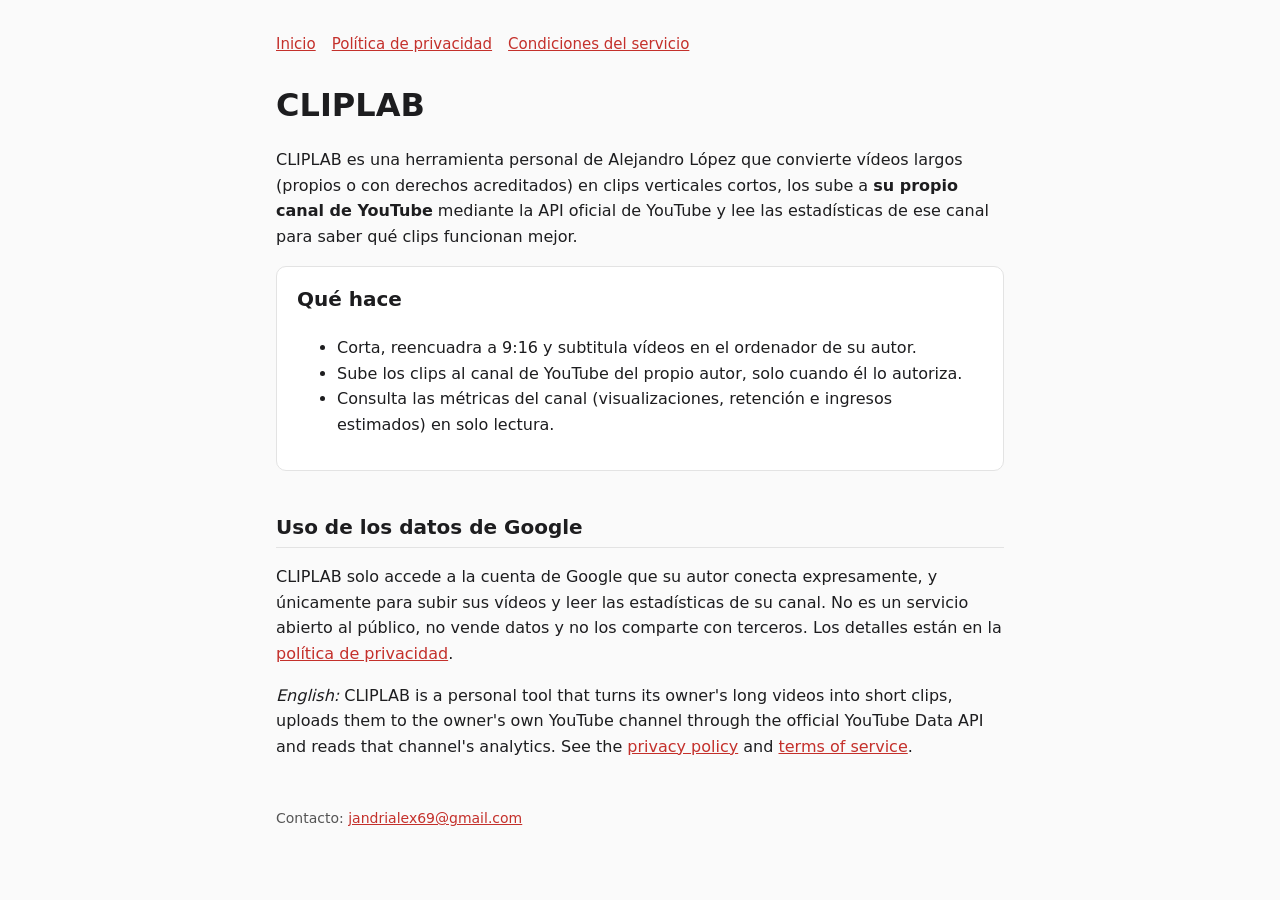
<file: index.html>
<!doctype html>
<html lang="es">
<head>
<meta charset="utf-8">
<meta name="viewport" content="width=device-width,initial-scale=1">
<title>CLIPLAB</title>
<meta name="description" content="CLIPLAB: herramienta personal para crear clips cortos de vídeos propios o autorizados y publicarlos en el canal de YouTube de su autor.">
<link rel="stylesheet" href="style.css">
</head>
<body>
<main>
<nav><a href="index.html">Inicio</a><a href="privacy.html">Política de privacidad</a><a href="terms.html">Condiciones del servicio</a></nav>
<h1>CLIPLAB</h1>
<p>CLIPLAB es una herramienta personal de Alejandro López que convierte vídeos largos (propios o con derechos acreditados) en clips verticales cortos, los sube a <strong>su propio canal de YouTube</strong> mediante la API oficial de YouTube y lee las estadísticas de ese canal para saber qué clips funcionan mejor.</p>

<div class="card">
<h2 style="margin-top:0;border:0">Qué hace</h2>
<ul>
<li>Corta, reencuadra a 9:16 y subtitula vídeos en el ordenador de su autor.</li>
<li>Sube los clips al canal de YouTube del propio autor, solo cuando él lo autoriza.</li>
<li>Consulta las métricas del canal (visualizaciones, retención e ingresos estimados) en solo lectura.</li>
</ul>
</div>

<h2>Uso de los datos de Google</h2>
<p>CLIPLAB solo accede a la cuenta de Google que su autor conecta expresamente, y únicamente para subir sus vídeos y leer las estadísticas de su canal. No es un servicio abierto al público, no vende datos y no los comparte con terceros. Los detalles están en la <a href="privacy.html">política de privacidad</a>.</p>

<p><em>English:</em> CLIPLAB is a personal tool that turns its owner's long videos into short clips, uploads them to the owner's own YouTube channel through the official YouTube Data API and reads that channel's analytics. See the <a href="privacy.html">privacy policy</a> and <a href="terms.html">terms of service</a>.</p>

<footer>Contacto: <a href="mailto:jandrialex69@gmail.com">jandrialex69@gmail.com</a></footer>
</main>
</body>
</html>
</file>
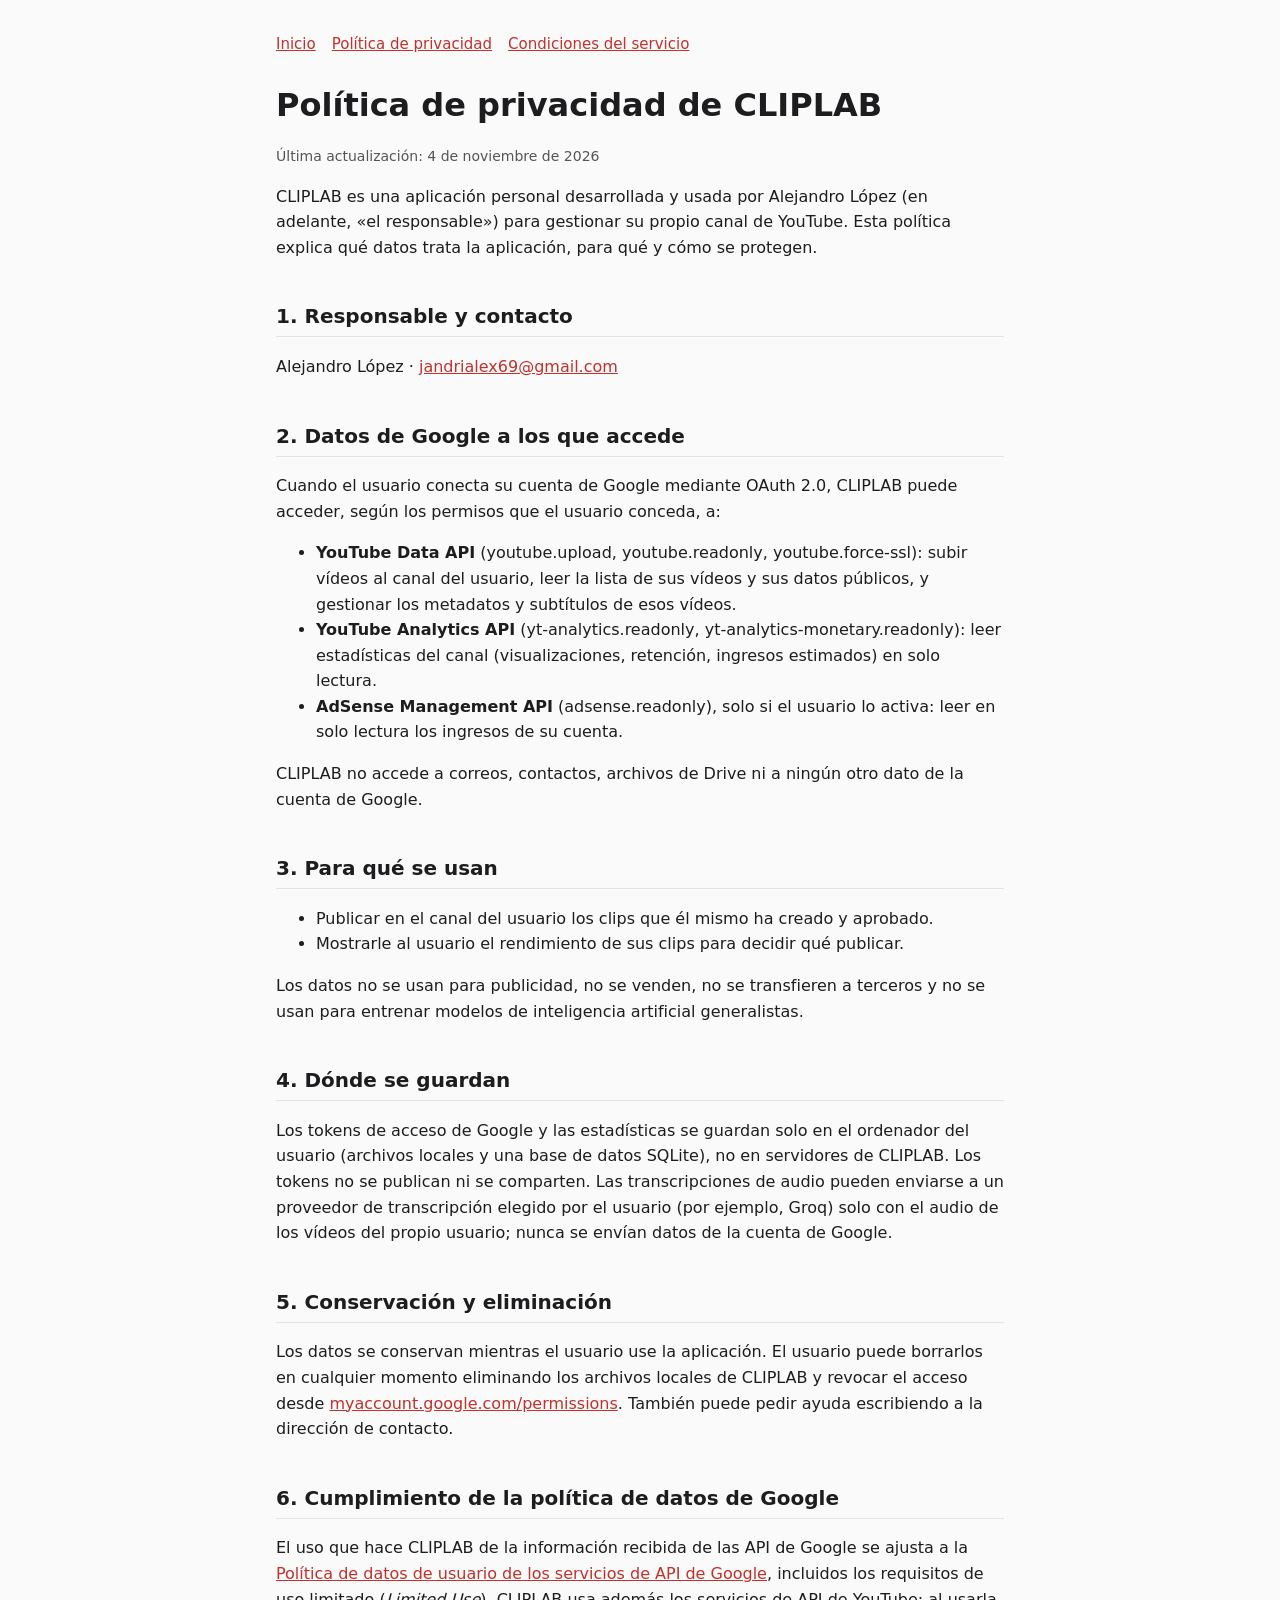
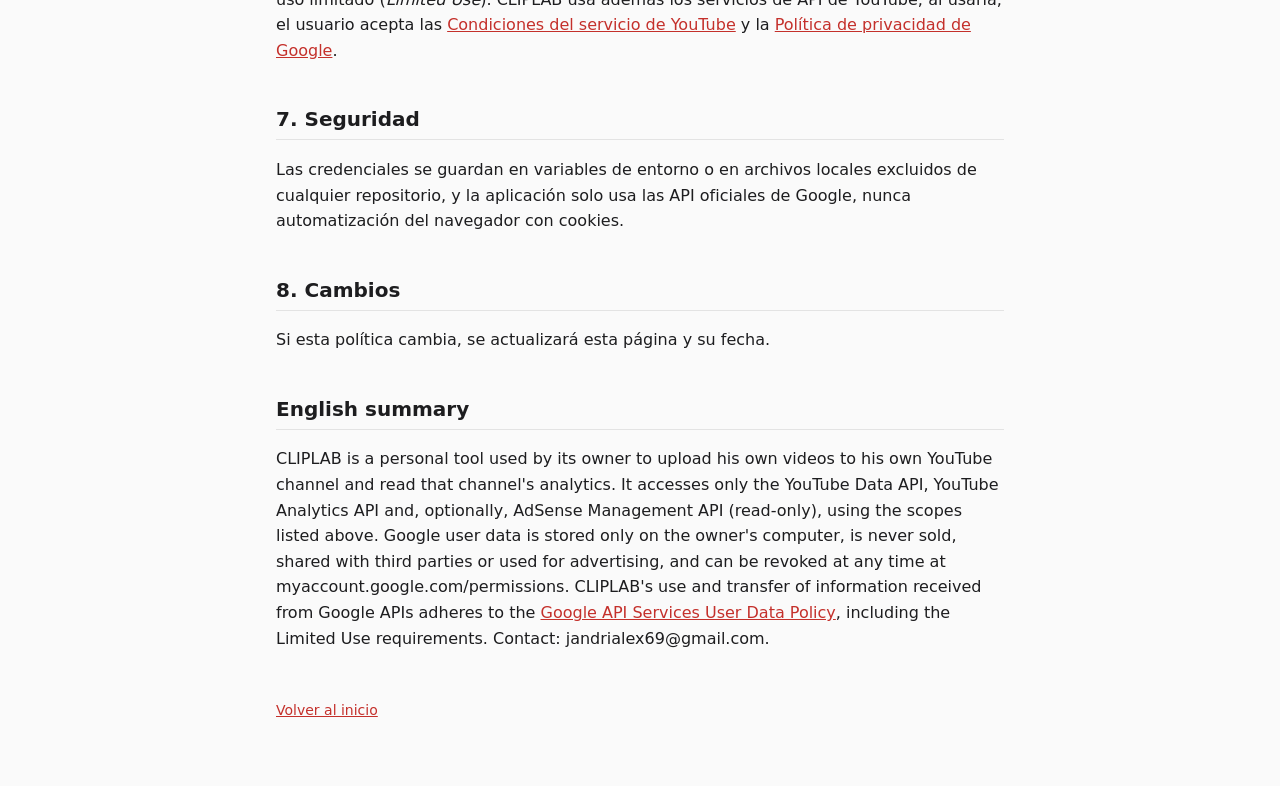
<file: privacy.html>
<!doctype html>
<html lang="es">
<head>
<meta charset="utf-8">
<meta name="viewport" content="width=device-width,initial-scale=1">
<title>Privacidad de CLIPLAB</title>
<meta name="description" content="Política de privacidad de CLIPLAB.">
<link rel="stylesheet" href="style.css">
</head>
<body>
<main>
<nav><a href="index.html">Inicio</a><a href="privacy.html">Política de privacidad</a><a href="terms.html">Condiciones del servicio</a></nav>
<h1>Política de privacidad de CLIPLAB</h1>
<p class="muted">Última actualización: 4 de noviembre de 2026</p>

<p>CLIPLAB es una aplicación personal desarrollada y usada por Alejandro López (en adelante, «el responsable») para gestionar su propio canal de YouTube. Esta política explica qué datos trata la aplicación, para qué y cómo se protegen.</p>

<h2>1. Responsable y contacto</h2>
<p>Alejandro López · <a href="mailto:jandrialex69@gmail.com">jandrialex69@gmail.com</a></p>

<h2>2. Datos de Google a los que accede</h2>
<p>Cuando el usuario conecta su cuenta de Google mediante OAuth 2.0, CLIPLAB puede acceder, según los permisos que el usuario conceda, a:</p>
<ul>
<li><strong>YouTube Data API</strong> (youtube.upload, youtube.readonly, youtube.force-ssl): subir vídeos al canal del usuario, leer la lista de sus vídeos y sus datos públicos, y gestionar los metadatos y subtítulos de esos vídeos.</li>
<li><strong>YouTube Analytics API</strong> (yt-analytics.readonly, yt-analytics-monetary.readonly): leer estadísticas del canal (visualizaciones, retención, ingresos estimados) en solo lectura.</li>
<li><strong>AdSense Management API</strong> (adsense.readonly), solo si el usuario lo activa: leer en solo lectura los ingresos de su cuenta.</li>
</ul>
<p>CLIPLAB no accede a correos, contactos, archivos de Drive ni a ningún otro dato de la cuenta de Google.</p>

<h2>3. Para qué se usan</h2>
<ul>
<li>Publicar en el canal del usuario los clips que él mismo ha creado y aprobado.</li>
<li>Mostrarle al usuario el rendimiento de sus clips para decidir qué publicar.</li>
</ul>
<p>Los datos no se usan para publicidad, no se venden, no se transfieren a terceros y no se usan para entrenar modelos de inteligencia artificial generalistas.</p>

<h2>4. Dónde se guardan</h2>
<p>Los tokens de acceso de Google y las estadísticas se guardan solo en el ordenador del usuario (archivos locales y una base de datos SQLite), no en servidores de CLIPLAB. Los tokens no se publican ni se comparten. Las transcripciones de audio pueden enviarse a un proveedor de transcripción elegido por el usuario (por ejemplo, Groq) solo con el audio de los vídeos del propio usuario; nunca se envían datos de la cuenta de Google.</p>

<h2>5. Conservación y eliminación</h2>
<p>Los datos se conservan mientras el usuario use la aplicación. El usuario puede borrarlos en cualquier momento eliminando los archivos locales de CLIPLAB y revocar el acceso desde <a href="https://myaccount.google.com/permissions">myaccount.google.com/permissions</a>. También puede pedir ayuda escribiendo a la dirección de contacto.</p>

<h2>6. Cumplimiento de la política de datos de Google</h2>
<p>El uso que hace CLIPLAB de la información recibida de las API de Google se ajusta a la <a href="https://developers.google.com/terms/api-services-user-data-policy">Política de datos de usuario de los servicios de API de Google</a>, incluidos los requisitos de uso limitado (<em>Limited Use</em>). CLIPLAB usa además los servicios de API de YouTube; al usarla, el usuario acepta las <a href="https://www.youtube.com/t/terms">Condiciones del servicio de YouTube</a> y la <a href="https://policies.google.com/privacy">Política de privacidad de Google</a>.</p>

<h2>7. Seguridad</h2>
<p>Las credenciales se guardan en variables de entorno o en archivos locales excluidos de cualquier repositorio, y la aplicación solo usa las API oficiales de Google, nunca automatización del navegador con cookies.</p>

<h2>8. Cambios</h2>
<p>Si esta política cambia, se actualizará esta página y su fecha.</p>

<h2>English summary</h2>
<p>CLIPLAB is a personal tool used by its owner to upload his own videos to his own YouTube channel and read that channel's analytics. It accesses only the YouTube Data API, YouTube Analytics API and, optionally, AdSense Management API (read-only), using the scopes listed above. Google user data is stored only on the owner's computer, is never sold, shared with third parties or used for advertising, and can be revoked at any time at myaccount.google.com/permissions. CLIPLAB's use and transfer of information received from Google APIs adheres to the <a href="https://developers.google.com/terms/api-services-user-data-policy">Google API Services User Data Policy</a>, including the Limited Use requirements. Contact: jandrialex69@gmail.com.</p>

<footer><a href="index.html">Volver al inicio</a></footer>
</main>
</body>
</html>
</file>
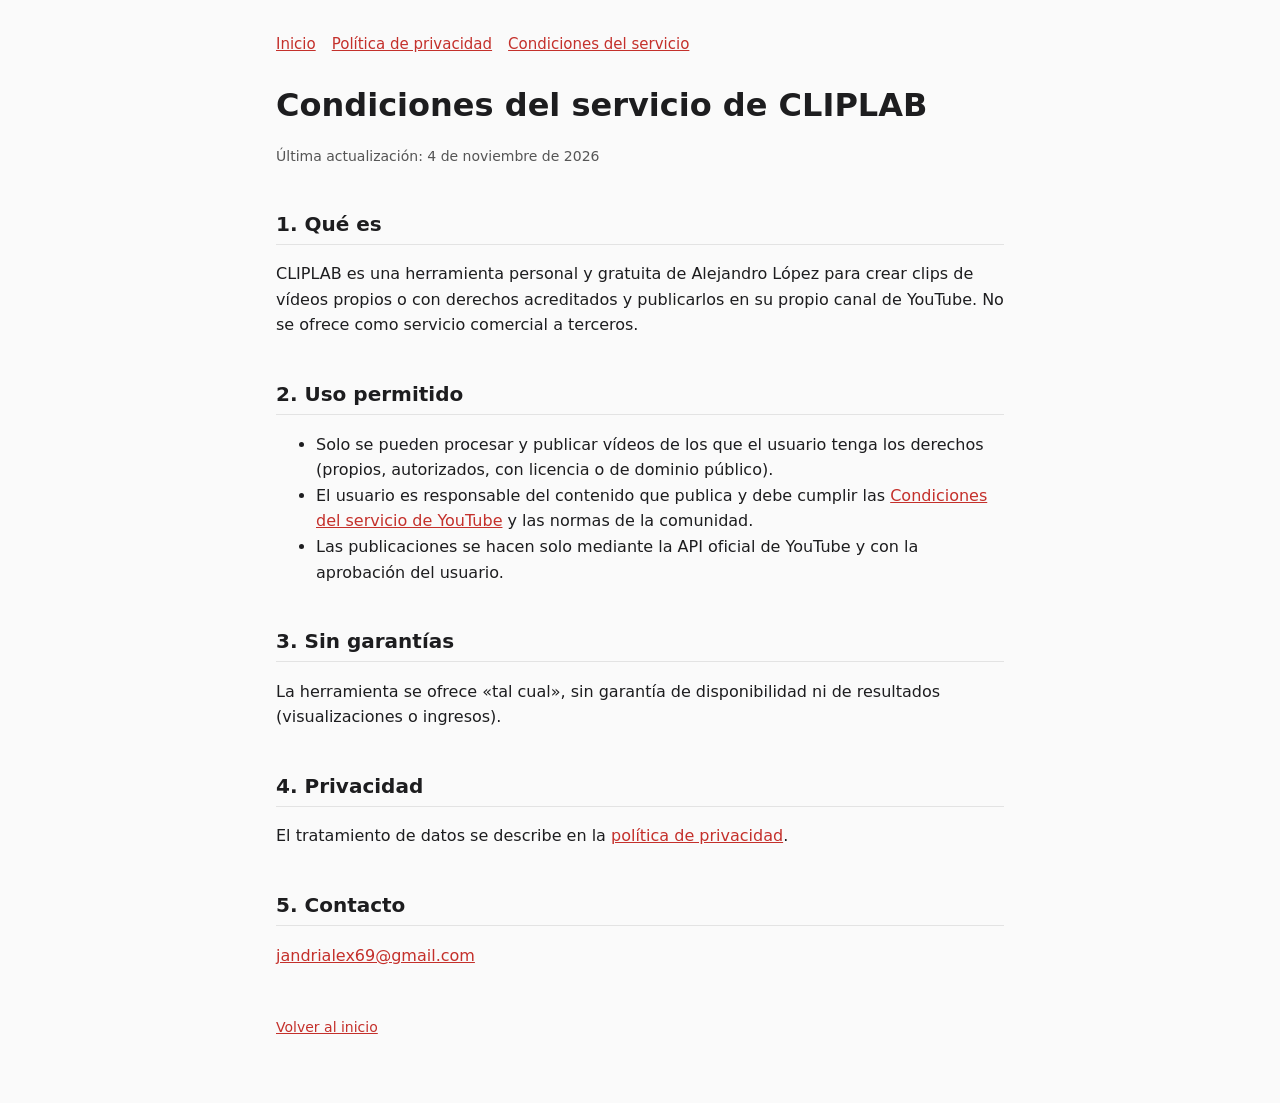
<file: terms.html>
<!doctype html>
<html lang="es">
<head>
<meta charset="utf-8">
<meta name="viewport" content="width=device-width,initial-scale=1">
<title>Condiciones de CLIPLAB</title>
<meta name="description" content="Condiciones del servicio de CLIPLAB.">
<link rel="stylesheet" href="style.css">
</head>
<body>
<main>
<nav><a href="index.html">Inicio</a><a href="privacy.html">Política de privacidad</a><a href="terms.html">Condiciones del servicio</a></nav>
<h1>Condiciones del servicio de CLIPLAB</h1>
<p class="muted">Última actualización: 4 de noviembre de 2026</p>

<h2>1. Qué es</h2>
<p>CLIPLAB es una herramienta personal y gratuita de Alejandro López para crear clips de vídeos propios o con derechos acreditados y publicarlos en su propio canal de YouTube. No se ofrece como servicio comercial a terceros.</p>

<h2>2. Uso permitido</h2>
<ul>
<li>Solo se pueden procesar y publicar vídeos de los que el usuario tenga los derechos (propios, autorizados, con licencia o de dominio público).</li>
<li>El usuario es responsable del contenido que publica y debe cumplir las <a href="https://www.youtube.com/t/terms">Condiciones del servicio de YouTube</a> y las normas de la comunidad.</li>
<li>Las publicaciones se hacen solo mediante la API oficial de YouTube y con la aprobación del usuario.</li>
</ul>

<h2>3. Sin garantías</h2>
<p>La herramienta se ofrece «tal cual», sin garantía de disponibilidad ni de resultados (visualizaciones o ingresos).</p>

<h2>4. Privacidad</h2>
<p>El tratamiento de datos se describe en la <a href="privacy.html">política de privacidad</a>.</p>

<h2>5. Contacto</h2>
<p><a href="mailto:jandrialex69@gmail.com">jandrialex69@gmail.com</a></p>

<footer><a href="index.html">Volver al inicio</a></footer>
</main>
</body>
</html>
</file>
<file: style.css>
:root{--bg:#fafafa;--fg:#1d1d1f;--muted:#555;--accent:#c4302b;--card:#fff;--line:#e3e3e3}
@media (prefers-color-scheme:dark){:root{--bg:#141414;--fg:#ececec;--muted:#aaa;--accent:#ff5a52;--card:#1e1e1e;--line:#333}}
*{box-sizing:border-box}
body{margin:0;background:var(--bg);color:var(--fg);font:16px/1.6 system-ui,-apple-system,"Segoe UI",Roboto,sans-serif}
main{max-width:760px;margin:0 auto;padding:32px 16px 64px}
header a,footer a,main a{color:var(--accent)}
nav{display:flex;gap:16px;flex-wrap:wrap;margin-bottom:24px;font-size:15px}
h1{font-size:2rem;margin:.2em 0}
h2{font-size:1.25rem;margin-top:2em;border-bottom:1px solid var(--line);padding-bottom:4px}
.card{background:var(--card);border:1px solid var(--line);border-radius:10px;padding:16px 20px;margin:16px 0}
.muted{color:var(--muted);font-size:14px}
footer{margin-top:48px;font-size:14px;color:var(--muted)}
</file>
